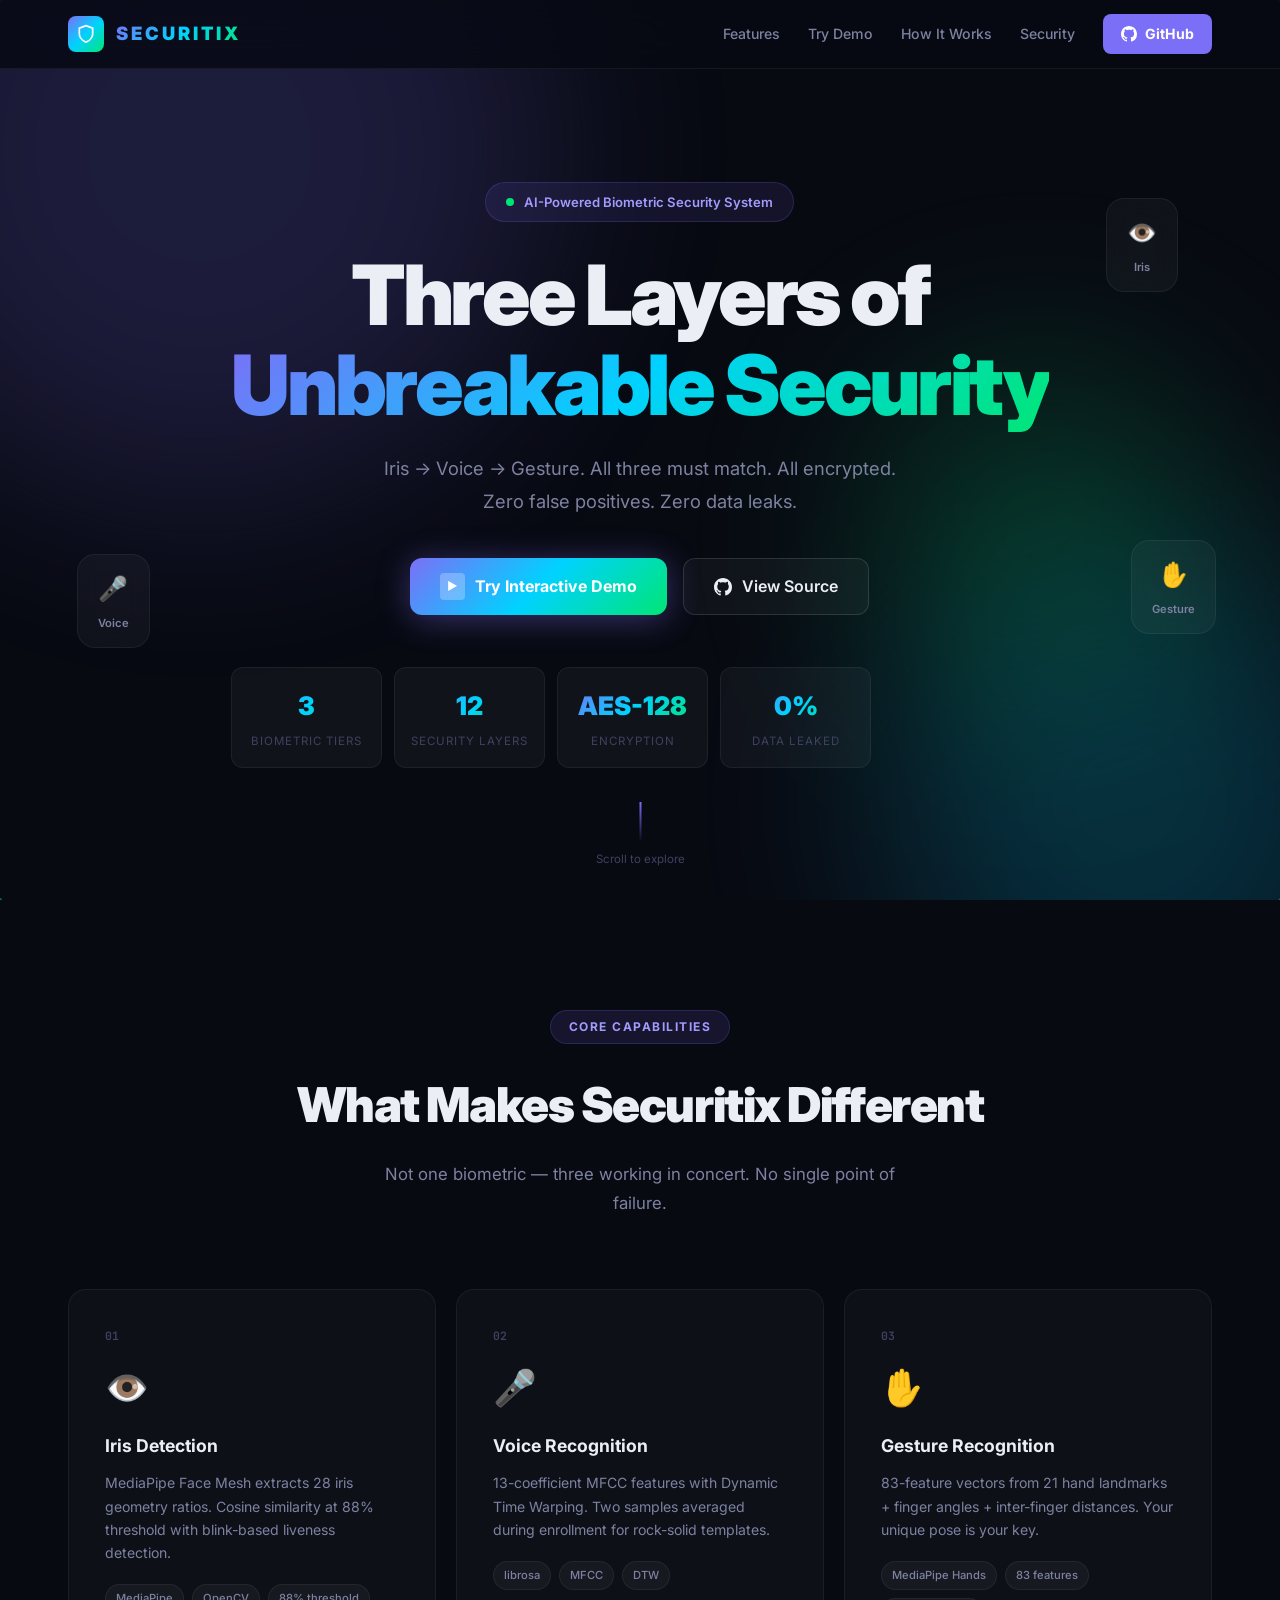
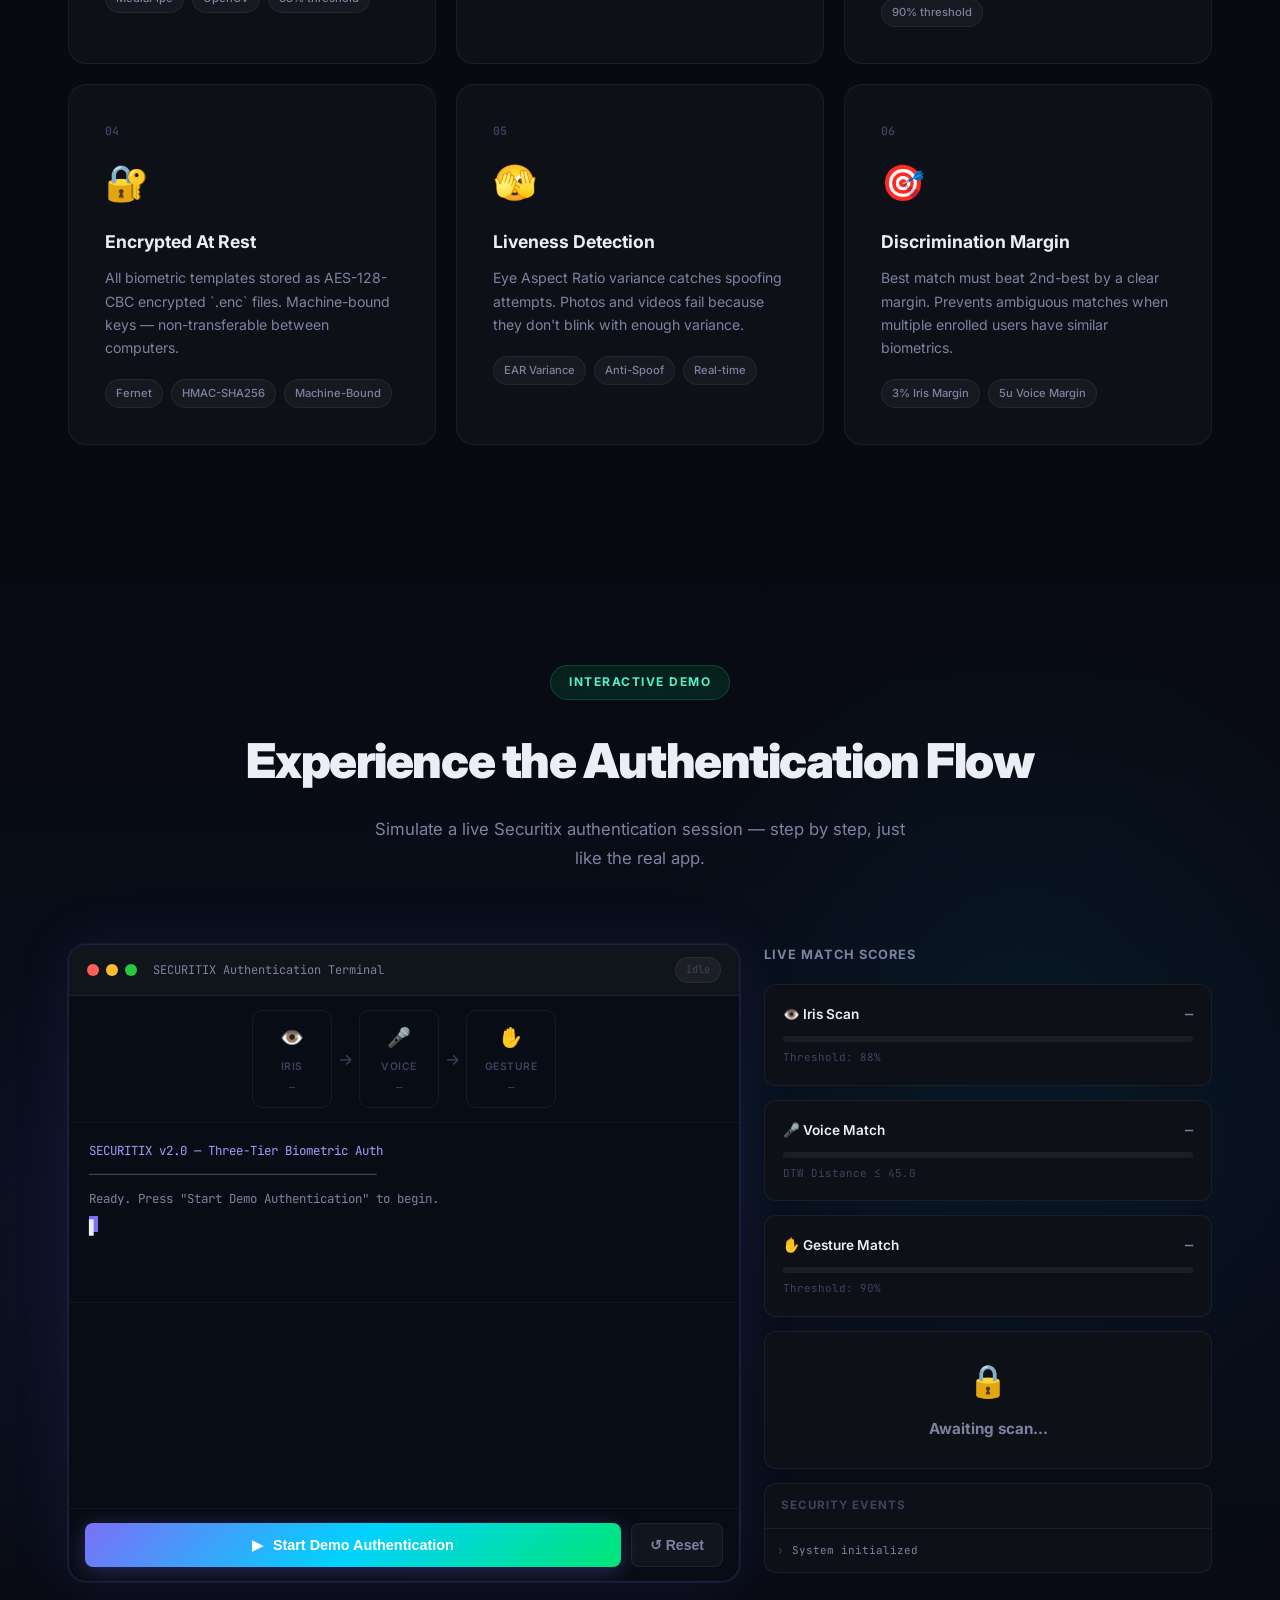
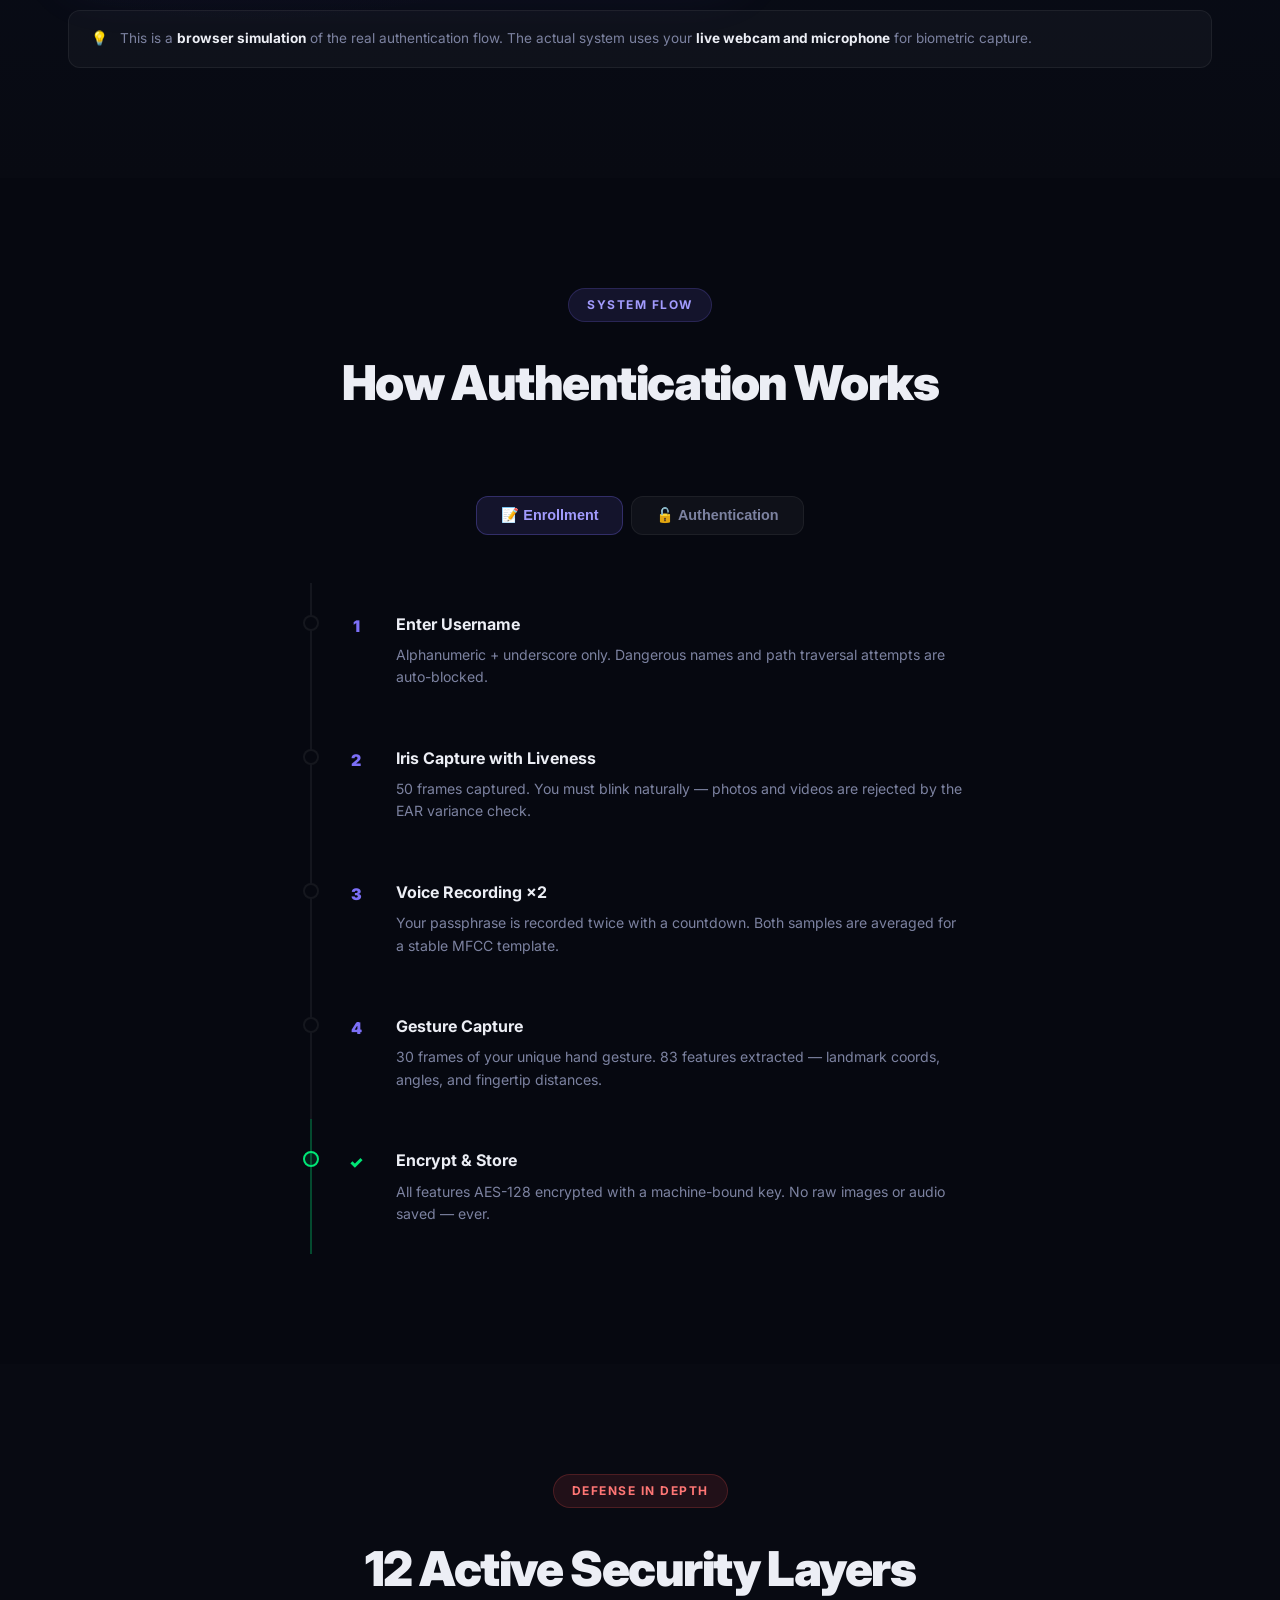
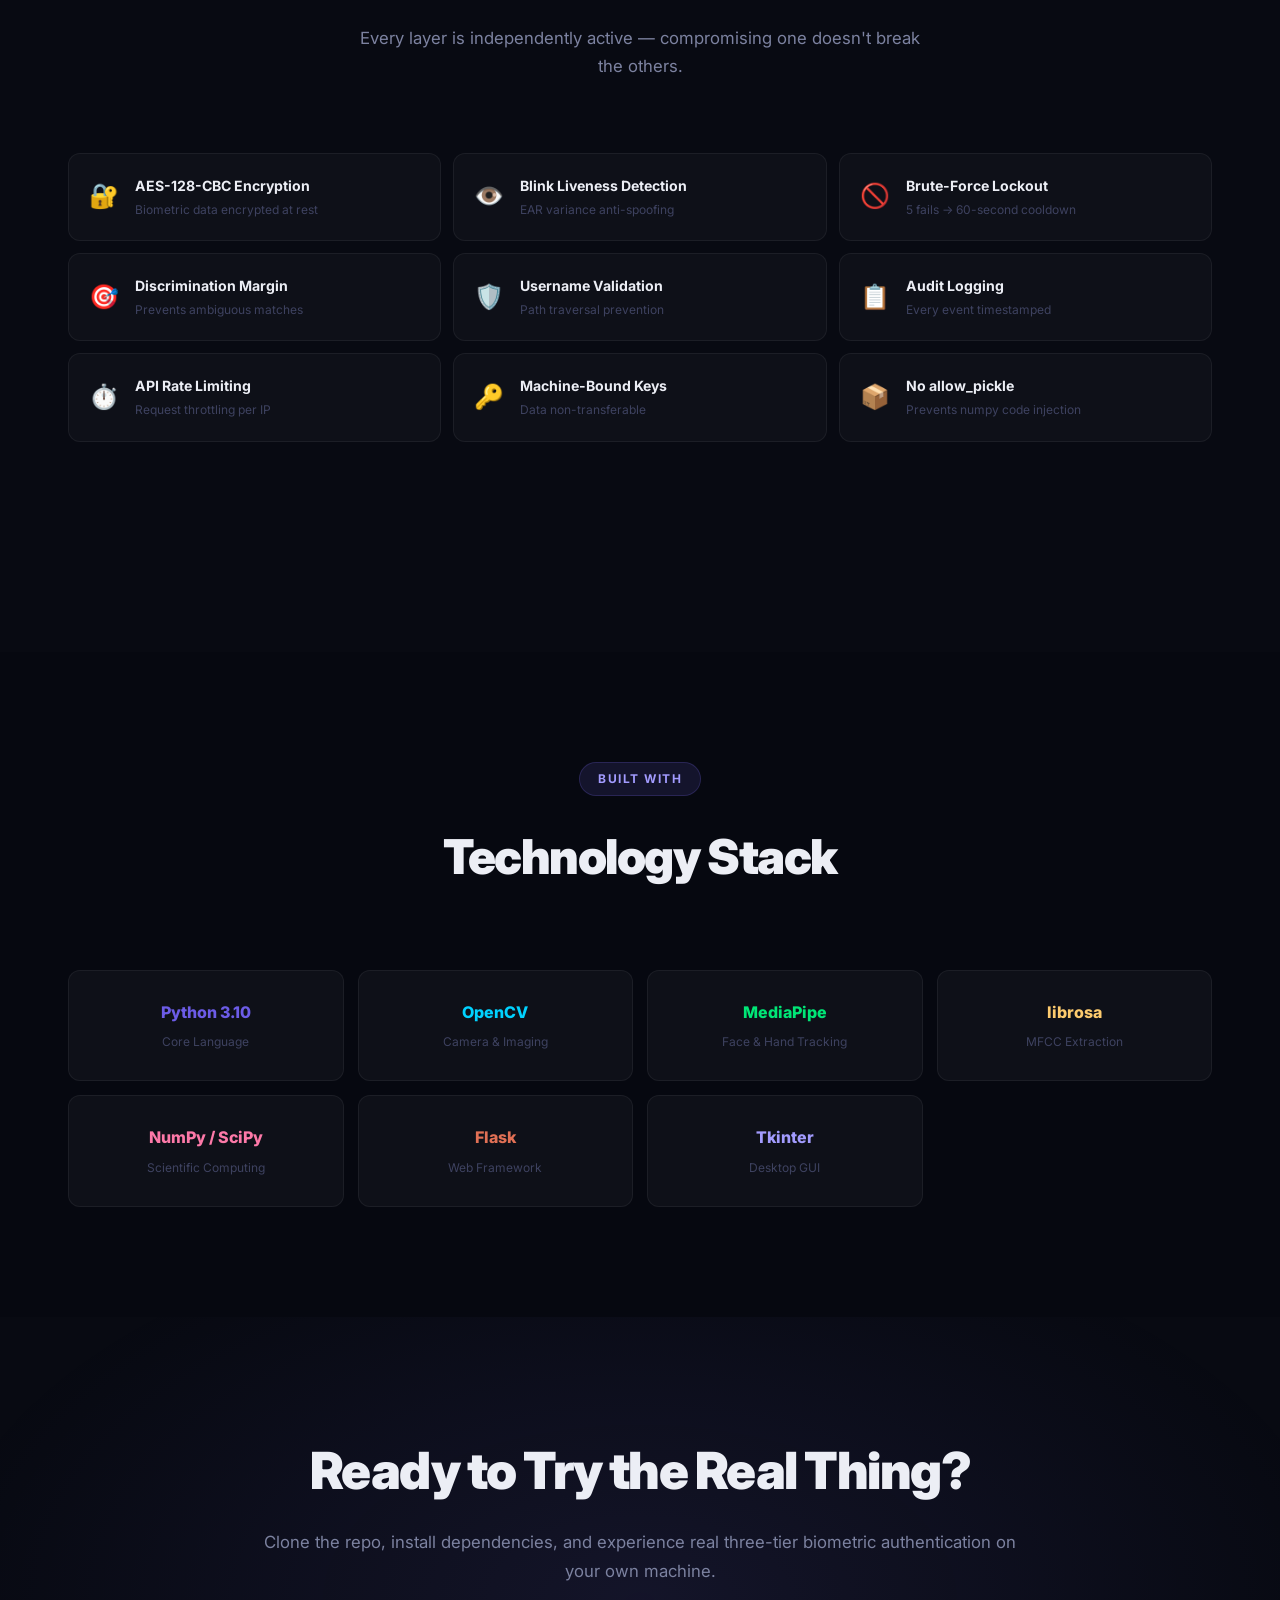
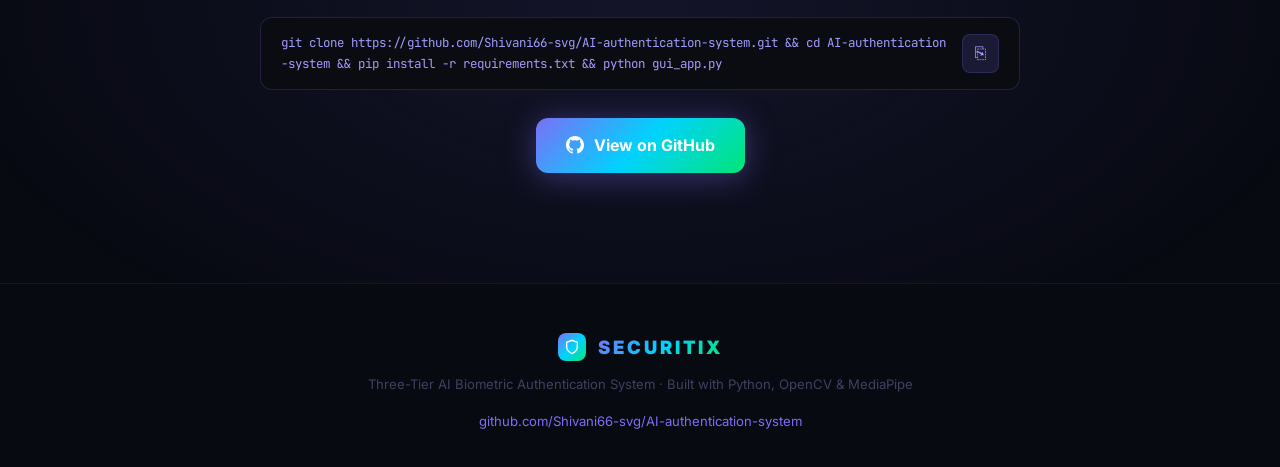
<file: showcase/index.html>
<!DOCTYPE html>
<html lang="en">
<head>
    <meta charset="UTF-8">
    <meta name="viewport" content="width=device-width, initial-scale=1.0">
    <title>SECURITIX — Three-Tier AI Biometric Authentication System</title>
    <meta name="description" content="A multi-layered biometric security system using Iris Detection, Voice Recognition, and Hand Gesture Recognition for secure user authentication.">
    <link rel="preconnect" href="https://fonts.googleapis.com">
    <link rel="preconnect" href="https://fonts.gstatic.com" crossorigin>
    <link href="https://fonts.googleapis.com/css2?family=Inter:ital,opsz,wght@0,14..32,100..900;1,14..32,100..900&family=JetBrains+Mono:wght@400;500;700&display=swap" rel="stylesheet">
    <link rel="stylesheet" href="style.css">
</head>
<body>

<!-- Particles canvas -->
<canvas id="particles-canvas"></canvas>

<!-- Navigation -->
<nav class="navbar" id="navbar">
    <div class="nav-container">
        <a href="#" class="nav-logo">
            <div class="logo-shield">
                <svg viewBox="0 0 24 24" fill="none" stroke="currentColor" stroke-width="2"><path d="M12 22s8-4 8-10V5l-8-3-8 3v7c0 6 8 10 8 10z"/></svg>
            </div>
            <span class="logo-text">SECURITIX</span>
        </a>
        <div class="nav-links">
            <a href="#features">Features</a>
            <a href="#trial">Try Demo</a>
            <a href="#how-it-works">How It Works</a>
            <a href="#security">Security</a>
            <a href="https://github.com/Shivani66-svg/AI-authentication-system" target="_blank" class="nav-cta">
                <svg width="16" height="16" viewBox="0 0 24 24" fill="currentColor"><path d="M12 0C5.37 0 0 5.37 0 12c0 5.31 3.435 9.795 8.205 11.385.6.105.825-.255.825-.57 0-.285-.015-1.23-.015-2.235-3.015.555-3.795-.735-4.035-1.41-.135-.345-.72-1.41-1.23-1.695-.42-.225-1.02-.78-.015-.795.945-.015 1.62.87 1.845 1.23 1.08 1.815 2.805 1.305 3.495.99.105-.78.42-1.305.765-1.605-2.67-.3-5.46-1.335-5.46-5.925 0-1.305.465-2.385 1.23-3.225-.12-.3-.54-1.53.12-3.18 0 0 1.005-.315 3.3 1.23.96-.27 1.98-.405 3-.405s2.04.135 3 .405c2.295-1.56 3.3-1.23 3.3-1.23.66 1.65.24 2.88.12 3.18.765.84 1.23 1.905 1.23 3.225 0 4.605-2.805 5.625-5.475 5.925.435.375.81 1.095.81 2.22 0 1.605-.015 2.895-.015 3.3 0 .315.225.69.825.57A12.02 12.02 0 0024 12c0-6.63-5.37-12-12-12z"/></svg>
                GitHub
            </a>
        </div>
        <button class="nav-mobile-btn" id="mobile-toggle" aria-label="Open menu">☰</button>
    </div>
</nav>

<!-- Mobile slide-out menu -->
<div class="mobile-menu" id="mobile-menu">
    <a href="#features" onclick="closeMobileMenu()">Features</a>
    <a href="#trial" onclick="closeMobileMenu()">Try Demo</a>
    <a href="#how-it-works" onclick="closeMobileMenu()">How It Works</a>
    <a href="#security" onclick="closeMobileMenu()">Security</a>
    <a href="#tech-stack" onclick="closeMobileMenu()">Tech Stack</a>
    <a href="https://github.com/Shivani66-svg/AI-authentication-system" target="_blank" class="nav-cta">View on GitHub ↗</a>
</div>

<!-- ═══════════════════════ HERO ═══════════════════════ -->
<section class="hero" id="hero">
    <div class="hero-bg-orbs">
        <div class="orb orb-1"></div>
        <div class="orb orb-2"></div>
        <div class="orb orb-3"></div>
    </div>
    <div class="hero-content">
        <div class="hero-eyebrow">
            <span class="pulse-dot"></span>
            <span>AI-Powered Biometric Security System</span>
        </div>
        <h1 class="hero-title">
            Three Layers of<br>
            <span class="hero-gradient">Unbreakable Security</span>
        </h1>
        <p class="hero-desc">
            Iris → Voice → Gesture. All three must match. All encrypted.
            <br>Zero false positives. Zero data leaks.
        </p>
        <div class="hero-cta-group">
            <a href="#trial" class="btn-hero-primary">
                <span class="btn-icon">▶</span> Try Interactive Demo
            </a>
            <a href="https://github.com/Shivani66-svg/AI-authentication-system" target="_blank" class="btn-hero-ghost">
                <svg width="18" height="18" viewBox="0 0 24 24" fill="currentColor"><path d="M12 0C5.37 0 0 5.37 0 12c0 5.31 3.435 9.795 8.205 11.385.6.105.825-.255.825-.57 0-.285-.015-1.23-.015-2.235-3.015.555-3.795-.735-4.035-1.41-.135-.345-.72-1.41-1.23-1.695-.42-.225-1.02-.78-.015-.795.945-.015 1.62.87 1.845 1.23 1.08 1.815 2.805 1.305 3.495.99.105-.78.42-1.305.765-1.605-2.67-.3-5.46-1.335-5.46-5.925 0-1.305.465-2.385 1.23-3.225-.12-.3-.54-1.53.12-3.18 0 0 1.005-.315 3.3 1.23.96-.27 1.98-.405 3-.405s2.04.135 3 .405c2.295-1.56 3.3-1.23 3.3-1.23.66 1.65.24 2.88.12 3.18.765.84 1.23 1.905 1.23 3.225 0 4.605-2.805 5.625-5.475 5.925.435.375.81 1.095.81 2.22 0 1.605-.015 2.895-.015 3.3 0 .315.225.69.825.57A12.02 12.02 0 0024 12c0-6.63-5.37-12-12-12z"/></svg>
                View Source
            </a>
        </div>

        <!-- Floating stat cards -->
        <div class="hero-stats">
            <div class="stat-card reveal-stat" style="--d:0s">
                <div class="stat-val">3</div>
                <div class="stat-lbl">Biometric Tiers</div>
            </div>
            <div class="stat-card reveal-stat" style="--d:.1s">
                <div class="stat-val">12</div>
                <div class="stat-lbl">Security Layers</div>
            </div>
            <div class="stat-card reveal-stat" style="--d:.2s">
                <div class="stat-val">AES-128</div>
                <div class="stat-lbl">Encryption</div>
            </div>
            <div class="stat-card reveal-stat" style="--d:.3s">
                <div class="stat-val">0%</div>
                <div class="stat-lbl">Data Leaked</div>
            </div>
        </div>
    </div>

    <!-- Floating biometric icons -->
    <div class="hero-floaters">
        <div class="floater floater-iris">
            <div class="floater-inner">👁️<span>Iris</span></div>
        </div>
        <div class="floater floater-voice">
            <div class="floater-inner">🎤<span>Voice</span></div>
        </div>
        <div class="floater floater-gesture">
            <div class="floater-inner">✋<span>Gesture</span></div>
        </div>
    </div>

    <div class="scroll-hint">
        <div class="scroll-line"></div>
        <span>Scroll to explore</span>
    </div>
</section>

<!-- ═══════════════════════ FEATURES ═══════════════════════ -->
<section class="section" id="features">
    <div class="container">
        <div class="section-header reveal">
            <div class="tag">Core Capabilities</div>
            <h2 class="section-title">What Makes Securitix Different</h2>
            <p class="section-sub">Not one biometric — three working in concert. No single point of failure.</p>
        </div>

        <div class="features-grid">
            <div class="feat-card reveal" style="--accent-c: #6c5ce7">
                <div class="feat-glow"></div>
                <div class="feat-num">01</div>
                <div class="feat-icon">👁️</div>
                <h3>Iris Detection</h3>
                <p>MediaPipe Face Mesh extracts 28 iris geometry ratios. Cosine similarity at 88% threshold with blink-based liveness detection.</p>
                <div class="feat-tags">
                    <span>MediaPipe</span><span>OpenCV</span><span>88% threshold</span>
                </div>
            </div>
            <div class="feat-card reveal" style="--accent-c: #00d2ff">
                <div class="feat-glow"></div>
                <div class="feat-num">02</div>
                <div class="feat-icon">🎤</div>
                <h3>Voice Recognition</h3>
                <p>13-coefficient MFCC features with Dynamic Time Warping. Two samples averaged during enrollment for rock-solid templates.</p>
                <div class="feat-tags">
                    <span>librosa</span><span>MFCC</span><span>DTW</span>
                </div>
            </div>
            <div class="feat-card reveal" style="--accent-c: #00e676">
                <div class="feat-glow"></div>
                <div class="feat-num">03</div>
                <div class="feat-icon">✋</div>
                <h3>Gesture Recognition</h3>
                <p>83-feature vectors from 21 hand landmarks + finger angles + inter-finger distances. Your unique pose is your key.</p>
                <div class="feat-tags">
                    <span>MediaPipe Hands</span><span>83 features</span><span>90% threshold</span>
                </div>
            </div>
            <div class="feat-card reveal" style="--accent-c: #fd79a8">
                <div class="feat-glow"></div>
                <div class="feat-num">04</div>
                <div class="feat-icon">🔐</div>
                <h3>Encrypted At Rest</h3>
                <p>All biometric templates stored as AES-128-CBC encrypted `.enc` files. Machine-bound keys — non-transferable between computers.</p>
                <div class="feat-tags">
                    <span>Fernet</span><span>HMAC-SHA256</span><span>Machine-Bound</span>
                </div>
            </div>
            <div class="feat-card reveal" style="--accent-c: #fdcb6e">
                <div class="feat-glow"></div>
                <div class="feat-num">05</div>
                <div class="feat-icon">🫣</div>
                <h3>Liveness Detection</h3>
                <p>Eye Aspect Ratio variance catches spoofing attempts. Photos and videos fail because they don't blink with enough variance.</p>
                <div class="feat-tags">
                    <span>EAR Variance</span><span>Anti-Spoof</span><span>Real-time</span>
                </div>
            </div>
            <div class="feat-card reveal" style="--accent-c: #e17055">
                <div class="feat-glow"></div>
                <div class="feat-num">06</div>
                <div class="feat-icon">🎯</div>
                <h3>Discrimination Margin</h3>
                <p>Best match must beat 2nd-best by a clear margin. Prevents ambiguous matches when multiple enrolled users have similar biometrics.</p>
                <div class="feat-tags">
                    <span>3% Iris Margin</span><span>5u Voice Margin</span>
                </div>
            </div>
        </div>
    </div>
</section>

<!-- ═══════════════════════ TRIAL / DEMO ═══════════════════════ -->
<section class="section section-trial" id="trial">
    <div class="trial-bg"></div>
    <div class="container">
        <div class="section-header reveal">
            <div class="tag tag-green">Interactive Demo</div>
            <h2 class="section-title">Experience the Authentication Flow</h2>
            <p class="section-sub">Simulate a live Securitix authentication session — step by step, just like the real app.</p>
        </div>

        <div class="trial-wrapper reveal">
            <!-- Left: Auth terminal -->
            <div class="trial-panel">
                <!-- Status bar -->
                <div class="trial-statusbar">
                    <div class="sbar-dots">
                        <span class="sbar-dot red"></span>
                        <span class="sbar-dot yellow"></span>
                        <span class="sbar-dot green"></span>
                    </div>
                    <span class="sbar-title">SECURITIX Authentication Terminal</span>
                    <span class="sbar-status" id="status-badge">Idle</span>
                </div>

                <!-- Tier progress -->
                <div class="tier-bar">
                    <div class="tier-item" id="tier-iris">
                        <div class="tier-icon">👁️</div>
                        <div class="tier-label">Iris</div>
                        <div class="tier-state" id="iris-state">—</div>
                    </div>
                    <div class="tier-arrow">→</div>
                    <div class="tier-item" id="tier-voice">
                        <div class="tier-icon">🎤</div>
                        <div class="tier-label">Voice</div>
                        <div class="tier-state" id="voice-state">—</div>
                    </div>
                    <div class="tier-arrow">→</div>
                    <div class="tier-item" id="tier-gesture">
                        <div class="tier-icon">✋</div>
                        <div class="tier-label">Gesture</div>
                        <div class="tier-state" id="gesture-state">—</div>
                    </div>
                </div>

                <!-- Terminal output -->
                <div class="terminal-output" id="terminal">
                    <div class="term-line term-info">SECURITIX v2.0 — Three-Tier Biometric Auth</div>
                    <div class="term-line term-dim">─────────────────────────────────────────</div>
                    <div class="term-line term-muted">Ready. Press "Start Demo Authentication" to begin.</div>
                    <div class="term-cursor" id="cursor">▋</div>
                </div>

                <!-- Scan visualizer -->
                <div class="scan-viz" id="scan-viz">
                    <canvas id="scan-canvas" width="460" height="140"></canvas>
                </div>

                <!-- Controls -->
                <div class="trial-controls">
                    <button class="trial-btn-primary" id="start-btn" onclick="startDemo()">
                        <span id="btn-icon">▶</span>
                        <span id="btn-text">Start Demo Authentication</span>
                    </button>
                    <button class="trial-btn-ghost" onclick="resetDemo()">↺ Reset</button>
                </div>
            </div>

            <!-- Right: Live score display -->
            <div class="trial-scores">
                <div class="score-header">Live Match Scores</div>

                <div class="score-tier" id="score-iris-block">
                    <div class="score-tier-header">
                        <span>👁️ Iris Scan</span>
                        <span class="score-value" id="score-iris">—</span>
                    </div>
                    <div class="score-bar-bg">
                        <div class="score-bar-fill" id="bar-iris" style="width:0%"></div>
                    </div>
                    <div class="score-threshold">Threshold: 88%</div>
                </div>

                <div class="score-tier" id="score-voice-block">
                    <div class="score-tier-header">
                        <span>🎤 Voice Match</span>
                        <span class="score-value" id="score-voice">—</span>
                    </div>
                    <div class="score-bar-bg">
                        <div class="score-bar-fill" id="bar-voice" style="width:0%"></div>
                    </div>
                    <div class="score-threshold">DTW Distance ≤ 45.0</div>
                </div>

                <div class="score-tier" id="score-gesture-block">
                    <div class="score-tier-header">
                        <span>✋ Gesture Match</span>
                        <span class="score-value" id="score-gesture">—</span>
                    </div>
                    <div class="score-bar-bg">
                        <div class="score-bar-fill" id="bar-gesture" style="width:0%"></div>
                    </div>
                    <div class="score-threshold">Threshold: 90%</div>
                </div>

                <!-- Final verdict -->
                <div class="verdict-box" id="verdict-box">
                    <div class="verdict-icon" id="verdict-icon">🔒</div>
                    <div class="verdict-text" id="verdict-text">Awaiting scan...</div>
                    <div class="verdict-user" id="verdict-user"></div>
                </div>

                <!-- Security events log -->
                <div class="events-log">
                    <div class="events-header">Security Events</div>
                    <div class="events-list" id="events-list">
                        <div class="event-item event-info">System initialized</div>
                    </div>
                </div>
            </div>
        </div>

        <div class="trial-note reveal">
            <span>💡</span>
            <span>This is a <strong>browser simulation</strong> of the real authentication flow. The actual system uses your <strong>live webcam and microphone</strong> for biometric capture.</span>
        </div>
    </div>
</section>

<!-- ═══════════════════════ HOW IT WORKS ═══════════════════════ -->
<section class="section section-dark" id="how-it-works">
    <div class="container">
        <div class="section-header reveal">
            <div class="tag">System Flow</div>
            <h2 class="section-title">How Authentication Works</h2>
        </div>

        <div class="hiw-tabs reveal">
            <button class="hiw-tab active" onclick="switchTab('enroll', this)">📝 Enrollment</button>
            <button class="hiw-tab" onclick="switchTab('auth', this)">🔓 Authentication</button>
        </div>

        <div class="hiw-content" id="tab-enroll">
            <div class="hiw-steps">
                <div class="hiw-step reveal">
                    <div class="hiw-num">1</div>
                    <div class="hiw-info">
                        <h4>Enter Username</h4>
                        <p>Alphanumeric + underscore only. Dangerous names and path traversal attempts are auto-blocked.</p>
                    </div>
                </div>
                <div class="hiw-step reveal">
                    <div class="hiw-num">2</div>
                    <div class="hiw-info">
                        <h4>Iris Capture with Liveness</h4>
                        <p>50 frames captured. You must blink naturally — photos and videos are rejected by the EAR variance check.</p>
                    </div>
                </div>
                <div class="hiw-step reveal">
                    <div class="hiw-num">3</div>
                    <div class="hiw-info">
                        <h4>Voice Recording ×2</h4>
                        <p>Your passphrase is recorded twice with a countdown. Both samples are averaged for a stable MFCC template.</p>
                    </div>
                </div>
                <div class="hiw-step reveal">
                    <div class="hiw-num">4</div>
                    <div class="hiw-info">
                        <h4>Gesture Capture</h4>
                        <p>30 frames of your unique hand gesture. 83 features extracted — landmark coords, angles, and fingertip distances.</p>
                    </div>
                </div>
                <div class="hiw-step hiw-step-success reveal">
                    <div class="hiw-num">✓</div>
                    <div class="hiw-info">
                        <h4>Encrypt & Store</h4>
                        <p>All features AES-128 encrypted with a machine-bound key. No raw images or audio saved — ever.</p>
                    </div>
                </div>
            </div>
        </div>

        <div class="hiw-content hidden" id="tab-auth">
            <div class="hiw-steps">
                <div class="hiw-step reveal">
                    <div class="hiw-num">1</div>
                    <div class="hiw-info">
                        <h4>No Username Needed</h4>
                        <p>The system automatically identifies you by scanning against ALL enrolled users in the database.</p>
                    </div>
                </div>
                <div class="hiw-step reveal">
                    <div class="hiw-num">2</div>
                    <div class="hiw-info">
                        <h4>Iris + Liveness Check</h4>
                        <p>Blink detection first, then iris geometry compared against all stored templates with threshold + margin checks.</p>
                    </div>
                </div>
                <div class="hiw-step reveal">
                    <div class="hiw-num">3</div>
                    <div class="hiw-info">
                        <h4>Voice DTW Matching</h4>
                        <p>Live passphrase compared using Dynamic Time Warping. Must be within DTW distance ≤ 45.0 from your template.</p>
                    </div>
                </div>
                <div class="hiw-step reveal">
                    <div class="hiw-num">4</div>
                    <div class="hiw-info">
                        <h4>Gesture Verification</h4>
                        <p>Your hand gesture compared with cosine similarity. Must reach 90% match with discrimination margin enforced.</p>
                    </div>
                </div>
                <div class="hiw-step hiw-step-success reveal">
                    <div class="hiw-num">✓</div>
                    <div class="hiw-info">
                        <h4>Identity Fusion</h4>
                        <p>All 3 tiers must pass AND all must identify the SAME user. Any mismatch = access denied + audit log entry.</p>
                    </div>
                </div>
            </div>
        </div>
    </div>
</section>

<!-- ═══════════════════════ SECURITY WALL ═══════════════════════ -->
<section class="section" id="security">
    <div class="container">
        <div class="section-header reveal">
            <div class="tag tag-red">Defense in Depth</div>
            <h2 class="section-title">12 Active Security Layers</h2>
            <p class="section-sub">Every layer is independently active — compromising one doesn't break the others.</p>
        </div>

        <div class="security-wall">
            <div class="sw-item reveal"><div class="sw-icon">🔐</div><div class="sw-info"><strong>AES-128-CBC Encryption</strong><span>Biometric data encrypted at rest</span></div></div>
            <div class="sw-item reveal"><div class="sw-icon">👁️</div><div class="sw-info"><strong>Blink Liveness Detection</strong><span>EAR variance anti-spoofing</span></div></div>
            <div class="sw-item reveal"><div class="sw-icon">🚫</div><div class="sw-info"><strong>Brute-Force Lockout</strong><span>5 fails → 60-second cooldown</span></div></div>
            <div class="sw-item reveal"><div class="sw-icon">🎯</div><div class="sw-info"><strong>Discrimination Margin</strong><span>Prevents ambiguous matches</span></div></div>
            <div class="sw-item reveal"><div class="sw-icon">🛡️</div><div class="sw-info"><strong>Username Validation</strong><span>Path traversal prevention</span></div></div>
            <div class="sw-item reveal"><div class="sw-icon">📋</div><div class="sw-info"><strong>Audit Logging</strong><span>Every event timestamped</span></div></div>
            <div class="sw-item reveal"><div class="sw-icon">⏱️</div><div class="sw-info"><strong>API Rate Limiting</strong><span>Request throttling per IP</span></div></div>
            <div class="sw-item reveal"><div class="sw-icon">🔑</div><div class="sw-info"><strong>Machine-Bound Keys</strong><span>Data non-transferable</span></div></div>
            <div class="sw-item reveal"><div class="sw-icon">📦</div><div class="sw-info"><strong>No allow_pickle</strong><span>Prevents numpy code injection</span></div></div>
            <div class="sw-item reveal"><div class="sw-icon">🌐</div><div class="sw-info"><strong>Flask Security Headers</strong><span>CSP, X-Frame-Options</span></div></div>
            <div class="sw-item reveal"><div class="sw-icon">🤫</div><div class="sw-info"><strong>Generic Error Messages</strong><span>Zero information leakage</span></div></div>
            <div class="sw-item reveal"><div class="sw-icon">💾</div><div class="sw-info"><strong>No Raw Data Stored</strong><span>Only math features saved</span></div></div>
        </div>
    </div>
</section>

<!-- ═══════════════════════ TECH STACK ═══════════════════════ -->
<section class="section section-dark" id="tech-stack">
    <div class="container">
        <div class="section-header reveal">
            <div class="tag">Built With</div>
            <h2 class="section-title">Technology Stack</h2>
        </div>

        <div class="tech-grid">
            <div class="tech-card reveal" style="--tc:#6c5ce7"><div class="tc-name">Python 3.10</div><div class="tc-role">Core Language</div></div>
            <div class="tech-card reveal" style="--tc:#00d2ff"><div class="tc-name">OpenCV</div><div class="tc-role">Camera & Imaging</div></div>
            <div class="tech-card reveal" style="--tc:#00e676"><div class="tc-name">MediaPipe</div><div class="tc-role">Face & Hand Tracking</div></div>
            <div class="tech-card reveal" style="--tc:#fdcb6e"><div class="tc-name">librosa</div><div class="tc-role">MFCC Extraction</div></div>
            <div class="tech-card reveal" style="--tc:#fd79a8"><div class="tc-name">NumPy / SciPy</div><div class="tc-role">Scientific Computing</div></div>
            <div class="tech-card reveal" style="--tc:#e17055"><div class="tc-name">Flask</div><div class="tc-role">Web Framework</div></div>
            <div class="tech-card reveal" style="--tc:#a29bfe"><div class="tc-name">Tkinter</div><div class="tc-role">Desktop GUI</div></div>
            <div class="tech-card reveal" style="--tc:#55efc4"><div class="tc-name">Fernet / AES</div><div class="tc-role">Encryption</div></div>
        </div>
    </div>
</section>

<!-- ═══════════════════════ CTA ═══════════════════════ -->
<section class="section section-cta">
    <div class="cta-bg"></div>
    <div class="container">
        <div class="cta-content reveal">
            <h2>Ready to Try the Real Thing?</h2>
            <p>Clone the repo, install dependencies, and experience real three-tier biometric authentication on your own machine.</p>
            <div class="cta-code-block">
                <code id="cta-code">git clone https://github.com/Shivani66-svg/AI-authentication-system.git && cd AI-authentication-system && pip install -r requirements.txt && python gui_app.py</code>
                <button class="copy-btn" onclick="copyCode()" title="Copy to clipboard">
                    <span id="copy-icon">⎘</span>
                </button>
            </div>
            <a href="https://github.com/Shivani66-svg/AI-authentication-system" target="_blank" class="btn-hero-primary">
                <svg width="18" height="18" viewBox="0 0 24 24" fill="currentColor"><path d="M12 0C5.37 0 0 5.37 0 12c0 5.31 3.435 9.795 8.205 11.385.6.105.825-.255.825-.57 0-.285-.015-1.23-.015-2.235-3.015.555-3.795-.735-4.035-1.41-.135-.345-.72-1.41-1.23-1.695-.42-.225-1.02-.78-.015-.795.945-.015 1.62.87 1.845 1.23 1.08 1.815 2.805 1.305 3.495.99.105-.78.42-1.305.765-1.605-2.67-.3-5.46-1.335-5.46-5.925 0-1.305.465-2.385 1.23-3.225-.12-.3-.54-1.53.12-3.18 0 0 1.005-.315 3.3 1.23.96-.27 1.98-.405 3-.405s2.04.135 3 .405c2.295-1.56 3.3-1.23 3.3-1.23.66 1.65.24 2.88.12 3.18.765.84 1.23 1.905 1.23 3.225 0 4.605-2.805 5.625-5.475 5.925.435.375.81 1.095.81 2.22 0 1.605-.015 2.895-.015 3.3 0 .315.225.69.825.57A12.02 12.02 0 0024 12c0-6.63-5.37-12-12-12z"/></svg>
                View on GitHub
            </a>
        </div>
    </div>
</section>

<!-- Footer -->
<footer class="footer">
    <div class="container">
        <div class="footer-inner">
            <div class="footer-brand">
                <div class="logo-shield small">
                    <svg viewBox="0 0 24 24" fill="none" stroke="currentColor" stroke-width="2"><path d="M12 22s8-4 8-10V5l-8-3-8 3v7c0 6 8 10 8 10z"/></svg>
                </div>
                <span class="logo-text">SECURITIX</span>
            </div>
            <p class="footer-sub">Three-Tier AI Biometric Authentication System · Built with Python, OpenCV & MediaPipe</p>
            <a href="https://github.com/Shivani66-svg/AI-authentication-system" class="footer-link" target="_blank">github.com/Shivani66-svg/AI-authentication-system</a>
        </div>
    </div>
</footer>

<script src="script.js"></script>
</body>
</html>
</file>
<file: showcase/style.css>
/* ========================================================
   SECURITIX — Showcase CSS (v2 — Fantastic Edition)
   Mobile-first refinements included
   ======================================================== */

:root {
    --bg:       #080a12;
    --bg-card:  #0e1018;
    --bg-dark:  #060810;
    --border:   rgba(255,255,255,0.06);
    --border-h: rgba(255,255,255,0.12);

    --text:     #eceef5;
    --muted:    #7c82a0;
    --dim:      #3e4260;

    --purple:   #7c6ff7;
    --cyan:     #00d2ff;
    --green:    #00e676;
    --pink:     #fd79a8;
    --orange:   #ff9100;
    --yellow:   #fdcb6e;

    --grad: linear-gradient(135deg, #7c6ff7, #00d2ff, #00e676);
    --grad-r: linear-gradient(135deg, #00e676, #00d2ff, #7c6ff7);
    --r: 18px; --rs: 12px; --rxs: 8px;
    --font: 'Inter', sans-serif;
    --mono: 'JetBrains Mono', monospace;
}

*, *::before, *::after { margin:0; padding:0; box-sizing:border-box; }
html { scroll-behavior: smooth; }
body {
    font-family: var(--font);
    background: var(--bg);
    color: var(--text);
    line-height: 1.7;
    overflow-x: hidden;
}

/* ── Canvas particles ─────────────────────────────────── */
#particles-canvas {
    position: fixed;
    inset: 0;
    z-index: 0;
    pointer-events: none;
    opacity: 0.45;
}

/* ── Layout ───────────────────────────────────────────── */
.container {
    max-width: 1200px;
    margin: 0 auto;
    padding: 0 28px;
    position: relative;
    z-index: 1;
}
.section { padding: 110px 0; position: relative; z-index: 1; }
.section-dark { background: var(--bg-dark); }

.section-header { text-align:center; margin-bottom:72px; }
.tag {
    display: inline-flex;
    align-items: center;
    gap: 8px;
    padding: 6px 18px;
    background: rgba(124,111,247,.12);
    border: 1px solid rgba(124,111,247,.2);
    color: #a29bfe;
    border-radius: 100px;
    font-size: .75rem;
    font-weight: 700;
    text-transform: uppercase;
    letter-spacing: 1.5px;
    margin-bottom: 20px;
}
.tag-green { background: rgba(0,230,118,.1); border-color: rgba(0,230,118,.2); color: #55efc4; }
.tag-red   { background: rgba(255,82,82,.1);  border-color: rgba(255,82,82,.2);  color: #ff7675; }

.section-title {
    font-size: clamp(1.9rem,4vw,3rem);
    font-weight: 900;
    letter-spacing: -0.03em;
    margin-bottom: 14px;
}
.section-sub { color: var(--muted); font-size: 1.05rem; max-width: 560px; margin: 0 auto; }

/* ── Navbar ───────────────────────────────────────────── */
.navbar {
    position: fixed; top:0; left:0; right:0; z-index:200;
    padding: 14px 0;
    backdrop-filter: blur(24px) saturate(1.8);
    background: rgba(8,10,18,.85);
    border-bottom: 1px solid var(--border);
    transition: padding .3s;
}
.nav-container {
    max-width:1200px; margin:0 auto; padding:0 28px;
    display:flex; align-items:center; justify-content:space-between;
}
.nav-logo { display:flex; align-items:center; gap:12px; text-decoration:none; }

.logo-shield {
    width:36px; height:36px;
    background: var(--grad);
    border-radius: 8px;
    display:flex; align-items:center; justify-content:center;
    padding:8px;
}
.logo-shield svg { width:100%; height:100%; stroke:white; }
.logo-shield.small { width:28px; height:28px; padding:6px; }

.logo-text {
    font-size:1.15rem; font-weight:900; letter-spacing:3px;
    background: var(--grad);
    -webkit-background-clip:text; -webkit-text-fill-color:transparent; background-clip:text;
}
.nav-links { display:flex; align-items:center; gap:28px; }
.nav-links a {
    color:var(--muted); text-decoration:none; font-size:.88rem;
    font-weight:500; transition: color .2s;
}
.nav-links a:hover { color:var(--text); }
.nav-cta {
    display:flex; align-items:center; gap:8px;
    padding:8px 18px;
    background:var(--purple);
    color:white !important;
    border-radius:var(--rxs);
    font-weight:700 !important;
    transition: all .2s !important;
}
.nav-cta:hover { transform:translateY(-1px); filter:brightness(1.15); }
.nav-mobile-btn { display:none; background:none; border:none; color:var(--text); font-size:1.4rem; cursor:pointer; padding:6px 10px; border-radius:6px; }

/* Mobile slide-out menu */
.mobile-menu {
    display:none;
    position:fixed; top:56px; left:0; right:0;
    background: rgba(8,10,18,.98);
    backdrop-filter: blur(20px);
    border-bottom: 1px solid var(--border);
    padding: 16px 24px 24px;
    flex-direction: column;
    gap:4px;
    z-index:190;
}
.mobile-menu.open { display:flex; animation: slideDown .25s ease; }
@keyframes slideDown { from{opacity:0;transform:translateY(-10px);} to{opacity:1;transform:translateY(0);} }
.mobile-menu a {
    color:var(--text); text-decoration:none; font-size:1rem;
    padding:12px 16px; border-radius:var(--rxs);
    font-weight:500; display:block;
    transition:background .2s;
}
.mobile-menu a:hover { background:rgba(255,255,255,.05); }
.mobile-menu .nav-cta { background:var(--purple); color:white; margin-top:8px; text-align:center; }

/* ── Hero ─────────────────────────────────────────────── */
.hero {
    min-height: 100vh;
    display:flex; flex-direction:column;
    align-items:center; justify-content:center;
    text-align:center;
    padding: 130px 20px 80px;
    position:relative; overflow:hidden; z-index:1;
}
.hero-bg-orbs { position:absolute; inset:0; pointer-events:none; }
.orb {
    position:absolute; border-radius:50%;
    filter: blur(100px); opacity:.18;
}
.orb-1 { width:700px;height:700px;background:var(--purple);top:-200px;left:-150px; animation:drift 18s ease-in-out infinite;}
.orb-2 { width:500px;height:500px;background:var(--cyan);bottom:-150px;right:-100px; animation:drift 24s ease-in-out infinite reverse;}
.orb-3 { width:350px;height:350px;background:var(--green);top:40%;right:5%; animation:drift 15s ease-in-out 5s infinite;}

@keyframes drift {
    0%,100%{transform:translate(0,0) scale(1);}
    33%{transform:translate(40px,-60px) scale(1.1);}
    66%{transform:translate(-30px,40px) scale(.92);}
}

.hero-content { position:relative; z-index:2; max-width:860px; }

.hero-eyebrow {
    display:inline-flex; align-items:center; gap:10px;
    padding:8px 20px;
    background:rgba(124,111,247,.1);
    border:1px solid rgba(124,111,247,.2);
    border-radius:100px;
    font-size:.82rem; font-weight:600; color:#a29bfe;
    margin-bottom:28px;
    animation:fadeUp .8s ease both;
}
.pulse-dot {
    width:8px; height:8px; background:var(--green); border-radius:50%;
    animation:pulse 2s ease infinite;
}
@keyframes pulse { 0%,100%{opacity:1;transform:scale(1);} 50%{opacity:.5;transform:scale(1.5);} }

.hero-title {
    font-size: clamp(2.8rem,7vw,5.2rem);
    font-weight:900; line-height:1.08; letter-spacing:-0.04em;
    margin-bottom:22px;
    animation:fadeUp .8s .1s ease both;
}
.hero-gradient {
    background: var(--grad);
    -webkit-background-clip:text; -webkit-text-fill-color:transparent; background-clip:text;
}

.hero-desc {
    font-size:1.15rem; color:var(--muted); line-height:1.8;
    margin-bottom:40px;
    animation:fadeUp .8s .2s ease both;
}

.hero-cta-group {
    display:flex; gap:16px; justify-content:center; flex-wrap:wrap;
    animation:fadeUp .8s .3s ease both;
}
.btn-hero-primary {
    display:inline-flex; align-items:center; gap:10px;
    padding:14px 30px;
    background:var(--grad);
    color:white; font-weight:700; font-size:1rem;
    border-radius:var(--rs); text-decoration:none;
    box-shadow:0 4px 32px rgba(124,111,247,.4);
    transition:all .3s; position:relative; overflow:hidden;
}
.btn-hero-primary::after {
    content:''; position:absolute; inset:0;
    background:rgba(255,255,255,.15);
    opacity:0; transition:opacity .2s;
}
.btn-hero-primary:hover { transform:translateY(-3px); box-shadow:0 8px 40px rgba(124,111,247,.5); }
.btn-hero-primary:hover::after { opacity:1; }
.btn-icon { font-size:.7rem; background:rgba(255,255,255,.25); padding:4px 7px; border-radius:4px; }

.btn-hero-ghost {
    display:inline-flex; align-items:center; gap:10px;
    padding:14px 30px;
    background:rgba(255,255,255,.04);
    border:1px solid var(--border-h);
    color:var(--text); font-weight:600; font-size:1rem;
    border-radius:var(--rs); text-decoration:none;
    transition:all .3s;
}
.btn-hero-ghost:hover { background:rgba(255,255,255,.08); transform:translateY(-2px); }

.hero-stats {
    display:grid;
    grid-template-columns: repeat(4,1fr);
    gap:12px; margin-top:52px; width:100%; max-width:640px;
    animation:fadeUp .8s .4s ease both;
}
.stat-card {
    padding:16px 12px;
    background:rgba(255,255,255,.04);
    border:1px solid var(--border);
    border-radius:var(--rs);
    backdrop-filter:blur(12px);
    text-align:center;
    transition:all .3s;
}
.stat-card:hover { border-color:var(--border-h); transform:translateY(-4px); }
.stat-val { font-size:1.6rem; font-weight:900; background:var(--grad); -webkit-background-clip:text; -webkit-text-fill-color:transparent; background-clip:text; }
.stat-lbl { font-size:.72rem; color:var(--dim); text-transform:uppercase; letter-spacing:1px; margin-top:4px; }

/* Floating icons */
.hero-floaters { position:absolute; inset:0; pointer-events:none; z-index:1; }
.floater {
    position:absolute;
    background:rgba(255,255,255,.04);
    border:1px solid var(--border);
    border-radius:var(--r);
    backdrop-filter:blur(12px);
}
.floater-inner {
    padding:14px 20px;
    display:flex; flex-direction:column; align-items:center; gap:4px;
    font-size:1.5rem;
}
.floater-inner span { font-size:.7rem; color:var(--muted); font-weight:600; }
.floater-iris  { top:22%; right:8%; animation:float1 6s ease-in-out infinite; }
.floater-voice { bottom:28%; left:6%; animation:float2 8s ease-in-out infinite; }
.floater-gesture { top:60%; right:5%; animation:float3 7s ease-in-out infinite; }

@keyframes float1 { 0%,100%{transform:translateY(0) rotate(-2deg);} 50%{transform:translateY(-20px) rotate(2deg);} }
@keyframes float2 { 0%,100%{transform:translateY(0) rotate(3deg);} 50%{transform:translateY(-14px) rotate(-2deg);} }
@keyframes float3 { 0%,100%{transform:translateY(0) rotate(-1deg);} 50%{transform:translateY(-18px) rotate(3deg);} }

.scroll-hint {
    position:absolute; bottom:30px; left:50%; transform:translateX(-50%);
    display:flex; flex-direction:column; align-items:center; gap:8px;
    font-size:.72rem; color:var(--dim); z-index:2;
}
.scroll-line {
    width:2px; height:40px;
    background:linear-gradient(to bottom, var(--purple), transparent);
    animation:scrollPulse 2s ease infinite;
}
@keyframes scrollPulse { 0%,100%{opacity:1;} 50%{opacity:.2;} }

/* ── Features ─────────────────────────────────────────── */
.features-grid {
    display:grid; grid-template-columns:repeat(3,1fr); gap:20px;
}
.feat-card {
    position:relative; overflow:hidden;
    background:var(--bg-card);
    border:1px solid var(--border);
    border-radius:var(--r);
    padding:36px;
    transition:all .35s;
}
.feat-card::before {
    content:''; position:absolute; top:0; left:0; right:0; height:3px;
    background:linear-gradient(90deg, var(--accent-c, var(--purple)), transparent);
    opacity:0; transition:opacity .3s;
}
.feat-glow {
    position:absolute; top:-60px; left:-60px; width:200px; height:200px;
    background:var(--accent-c, var(--purple));
    border-radius:50%; filter:blur(80px); opacity:0;
    transition:opacity .4s;
}
.feat-card:hover { border-color:var(--border-h); transform:translateY(-6px); }
.feat-card:hover::before { opacity:1; }
.feat-card:hover .feat-glow { opacity:0.08; }

.feat-num { font-family:var(--mono); font-size:.72rem; color:var(--dim); margin-bottom:12px; font-weight:600; }
.feat-icon { font-size:2.2rem; margin-bottom:14px; }
.feat-card h3 { font-size:1.1rem; font-weight:700; margin-bottom:10px; }
.feat-card p { font-size:.88rem; color:var(--muted); line-height:1.65; }
.feat-tags { display:flex; gap:8px; flex-wrap:wrap; margin-top:20px; }
.feat-tags span {
    font-size:.7rem; padding:4px 10px;
    background:rgba(255,255,255,.04);
    border:1px solid var(--border);
    border-radius:100px; color:var(--muted); font-weight:500;
}

/* ── Trial Section ───────────────────────────────────── */
.section-trial {
    background: linear-gradient(180deg, var(--bg) 0%, rgba(8,14,28,1) 50%, var(--bg) 100%);
    position:relative; padding:110px 0;
}
.trial-bg {
    position:absolute; inset:0;
    background:
        radial-gradient(ellipse 60% 40% at 20% 60%, rgba(124,111,247,.06) 0%, transparent 70%),
        radial-gradient(ellipse 40% 50% at 80% 40%, rgba(0,210,255,.05) 0%, transparent 70%);
}

.trial-wrapper {
    display:grid; grid-template-columns:1.2fr .8fr; gap:24px;
    align-items:flex-start;
}

/* Terminal panel */
.trial-panel {
    background: #080c14;
    border:1px solid rgba(124,111,247,.2);
    border-radius:var(--r);
    overflow:hidden;
    box-shadow: 0 0 60px rgba(124,111,247,.1), 0 0 0 1px rgba(124,111,247,.08);
}

.trial-statusbar {
    display:flex; align-items:center; gap:10px;
    padding:12px 18px;
    background:rgba(255,255,255,.03);
    border-bottom:1px solid rgba(255,255,255,.06);
}
.sbar-dots { display:flex; gap:7px; }
.sbar-dot { width:12px;height:12px;border-radius:50%; }
.sbar-dot.red    { background:#ff5f57; }
.sbar-dot.yellow { background:#febc2e; }
.sbar-dot.green  { background:#28c840; }
.sbar-title { font-family:var(--mono); font-size:.75rem; color:var(--muted); margin-left:6px; flex:1; }
.sbar-status {
    font-size:.65rem; padding:3px 10px;
    background:rgba(255,255,255,.05); border:1px solid var(--border);
    border-radius:100px; color:var(--dim); font-family:var(--mono);
    transition:all .3s;
}
.sbar-status.active { background:rgba(0,230,118,.1); border-color:rgba(0,230,118,.3); color:var(--green); }
.sbar-status.success { background:rgba(0,230,118,.15); border-color:var(--green); color:var(--green); }
.sbar-status.fail { background:rgba(255,82,82,.1); border-color:rgba(255,82,82,.3); color:#ff7675; }

/* Tier progress bar */
.tier-bar {
    display:flex; align-items:center; justify-content:center;
    gap:4px; padding:14px 16px;
    border-bottom:1px solid rgba(255,255,255,.04);
    flex-wrap:wrap;
}
.tier-item {
    display:flex; flex-direction:column; align-items:center; gap:4px;
    padding:10px 18px;
    border-radius:10px;
    border:1px solid var(--border);
    transition:all .4s;
    min-width:80px;
}
.tier-item.active { border-color:var(--purple); background:rgba(124,111,247,.08); }
.tier-item.passed { border-color:var(--green); background:rgba(0,230,118,.07); }
.tier-item.failed { border-color:#ff5252; background:rgba(255,82,82,.07); }
.tier-icon { font-size:1.2rem; }
.tier-label { font-size:.65rem; color:var(--dim); font-weight:600; text-transform:uppercase; letter-spacing:.5px; }
.tier-state { font-size:.65rem; color:var(--dim); font-family:var(--mono); }
.tier-item.passed .tier-state { color:var(--green); }
.tier-item.failed .tier-state { color:#ff5252; }
.tier-item.active .tier-state { color:var(--purple); }
.tier-arrow { color:var(--dim); font-size:1rem; margin:0 2px; }

/* Terminal output */
.terminal-output {
    font-family:var(--mono); font-size:.78rem;
    padding:16px 20px; min-height:180px; max-height:220px;
    overflow-y:auto; line-height:1.9;
    border-bottom:1px solid rgba(255,255,255,.04);
}
.terminal-output::-webkit-scrollbar { width:4px; }
.terminal-output::-webkit-scrollbar-thumb { background:var(--dim); border-radius:4px; }
.term-line { display:block; }
.term-info  { color:#a29bfe; }
.term-dim   { color:var(--dim); }
.term-muted { color:var(--muted); }
.term-pass  { color:var(--green); }
.term-fail  { color:#ff7675; }
.term-warn  { color:var(--yellow); }
.term-cursor { display:inline-block; width:9px; height:16px; background:var(--purple); vertical-align:middle; animation:blink 1s step-end infinite; margin-top:2px; }
@keyframes blink { 0%,100%{opacity:1;} 50%{opacity:0;} }

/* Scan canvas */
.scan-viz { padding:12px 24px 4px; border-bottom:1px solid rgba(255,255,255,.04); }
#scan-canvas { width:100%; height:auto; display:block; }

/* Trial controls */
.trial-controls {
    display:flex; gap:10px; padding:14px 16px;
    flex-wrap:wrap;
}
.trial-btn-primary {
    flex:1; min-width:180px;
    display:flex; align-items:center; justify-content:center; gap:10px;
    padding:13px 20px;
    background:var(--grad);
    color:white; font-weight:700; font-size:.9rem;
    border:none; border-radius:var(--rxs);
    cursor:pointer; transition:all .3s;
    box-shadow:0 4px 20px rgba(124,111,247,.3);
}
.trial-btn-primary:hover { transform:translateY(-2px); filter:brightness(1.1); }
.trial-btn-primary:active { transform:scale(.98); }
.trial-btn-primary:disabled { opacity:.5; cursor:not-allowed; transform:none; }
.trial-btn-ghost {
    padding:13px 18px;
    background:rgba(255,255,255,.04);
    border:1px solid var(--border);
    color:var(--muted); font-size:.88rem; font-weight:600;
    border-radius:var(--rxs);
    cursor:pointer; transition:all .2s; white-space:nowrap;
}
.trial-btn-ghost:hover { background:rgba(255,255,255,.08); color:var(--text); }

/* Scores panel */
.trial-scores {
    display:flex; flex-direction:column; gap:14px;
}
.score-header {
    font-size:.8rem; font-weight:700; text-transform:uppercase;
    letter-spacing:1px; color:var(--muted); padding-bottom:4px;
}
.score-tier {
    background:var(--bg-card);
    border:1px solid var(--border);
    border-radius:var(--rs);
    padding:18px;
    transition:border-color .3s;
}
.score-tier.active-tier { border-color:var(--purple); }
.score-tier.passed-tier { border-color:var(--green); }
.score-tier.failed-tier { border-color:#ff5252; }
.score-tier-header {
    display:flex; justify-content:space-between; align-items:center;
    margin-bottom:10px; font-size:.85rem; font-weight:600;
}
.score-value {
    font-family:var(--mono); font-size:.85rem; color:var(--muted);
    transition:color .3s;
}
.score-value.high { color:var(--green); }
.score-value.low  { color:#ff7675; }
.score-bar-bg {
    height:6px; background:rgba(255,255,255,.06); border-radius:100px;
    overflow:hidden; margin-bottom:6px;
}
.score-bar-fill {
    height:100%; width:0;
    background:var(--grad);
    border-radius:100px;
    transition:width .8s cubic-bezier(.16,1,.3,1);
}
.score-bar-fill.low { background:linear-gradient(90deg,#ff5252,#ff7675); }
.score-threshold { font-size:.68rem; color:var(--dim); font-family:var(--mono); }

/* Verdict */
.verdict-box {
    border:1px solid var(--border);
    border-radius:var(--rs);
    padding:22px;
    text-align:center;
    background:var(--bg-card);
    transition:all .5s;
}
.verdict-box.success { border-color:var(--green); background:rgba(0,230,118,.05); }
.verdict-box.fail    { border-color:#ff5252; background:rgba(255,82,82,.05); }
.verdict-icon { font-size:2rem; margin-bottom:8px; }
.verdict-text { font-size:.95rem; font-weight:700; color:var(--muted); }
.verdict-text.success { color:var(--green); }
.verdict-text.fail    { color:#ff7675; }
.verdict-user { font-size:.78rem; color:var(--dim); margin-top:4px; font-family:var(--mono); }

/* Events log */
.events-log {
    background:var(--bg-card);
    border:1px solid var(--border);
    border-radius:var(--rs);
    overflow:hidden;
}
.events-header {
    padding:12px 16px;
    font-size:.72rem; font-weight:700; text-transform:uppercase;
    letter-spacing:1px; color:var(--dim);
    border-bottom:1px solid var(--border);
}
.events-list { padding:12px; max-height:130px; overflow-y:auto; }
.events-list::-webkit-scrollbar { width:3px; }
.events-list::-webkit-scrollbar-thumb { background:var(--dim); }
.event-item {
    font-family:var(--mono); font-size:.68rem; line-height:1.8;
    color:var(--muted); display:flex; align-items:center; gap:8px;
}
.event-item::before { content:'›'; color:var(--dim); }
.event-item.event-pass  { color:var(--green); }
.event-item.event-fail  { color:#ff7675; }
.event-item.event-warn  { color:var(--yellow); }
.event-item.event-info  { color:var(--muted); }

.trial-note {
    display:flex; align-items:flex-start; gap:12px;
    margin-top:28px;
    padding:16px 22px;
    background:rgba(255,255,255,.03);
    border:1px solid var(--border);
    border-radius:var(--rs);
    font-size:.85rem; color:var(--muted);
}
.trial-note strong { color:var(--text); }

/* ── How It Works ─────────────────────────────────────── */
.hiw-tabs {
    display:flex; justify-content:center; gap:8px;
    margin-bottom:48px;
}
.hiw-tab {
    padding:10px 24px;
    background:rgba(255,255,255,.04);
    border:1px solid var(--border);
    border-radius:var(--rs);
    color:var(--muted); font-size:.9rem; font-weight:600;
    cursor:pointer; transition:all .25s;
}
.hiw-tab:hover { background:rgba(255,255,255,.07); color:var(--text); }
.hiw-tab.active {
    background:rgba(124,111,247,.12);
    border-color:rgba(124,111,247,.3);
    color:#a29bfe;
}
.hiw-content { max-width:700px; margin:0 auto; }
.hiw-content.hidden { display:none; }

.hiw-steps { display:flex; flex-direction:column; gap:0; }
.hiw-step {
    display:flex; gap:24px; padding:28px;
    border-left:2px solid var(--border);
    margin-left:20px;
    position:relative;
    transition:all .2s;
}
.hiw-step:hover { border-left-color:var(--purple); }
.hiw-step::before {
    content:''; position:absolute;
    left:-9px; top:32px;
    width:16px; height:16px;
    background:var(--bg-dark); border:2px solid var(--border);
    border-radius:50%; transition:all .2s;
}
.hiw-step:hover::before { border-color:var(--purple); background:rgba(124,111,247,.15); }
.hiw-step-success { border-left-color:rgba(0,230,118,.3); }
.hiw-step-success:hover { border-left-color:var(--green); }
.hiw-step-success::before { border-color:var(--green); background:rgba(0,230,118,.1); }

.hiw-num {
    font-size:1rem; font-weight:900; color:var(--purple);
    min-width:32px; text-align:center; padding-top:2px;
}
.hiw-step-success .hiw-num { color:var(--green); }
.hiw-info h4 { font-weight:700; font-size:1rem; margin-bottom:6px; }
.hiw-info p  { font-size:.88rem; color:var(--muted); line-height:1.6; }

/* ── Security Wall ────────────────────────────────────── */
.security-wall {
    display:grid; grid-template-columns:repeat(3,1fr); gap:12px;
}
.sw-item {
    display:flex; align-items:center; gap:16px;
    padding:20px;
    background:var(--bg-card);
    border:1px solid var(--border);
    border-radius:var(--rs);
    transition:all .25s;
}
.sw-item:hover { border-color:var(--border-h); transform:translateX(4px); }
.sw-icon { font-size:1.5rem; flex-shrink:0; }
.sw-info { display:flex; flex-direction:column; gap:2px; }
.sw-info strong { font-size:.88rem; font-weight:700; }
.sw-info span { font-size:.75rem; color:var(--dim); }

/* ── Tech Grid ────────────────────────────────────────── */
.tech-grid {
    display:grid; grid-template-columns:repeat(4,1fr); gap:14px;
}
.tech-card {
    background:var(--bg-card);
    border:1px solid var(--border);
    border-radius:var(--rs);
    padding:28px 20px;
    text-align:center;
    transition:all .3s;
    position:relative; overflow:hidden;
}
.tech-card::before {
    content:''; position:absolute; bottom:0; left:0; right:0; height:3px;
    background:linear-gradient(90deg, transparent, var(--tc, var(--purple)), transparent);
    opacity:0; transition:opacity .3s;
}
.tech-card:hover { border-color:var(--border-h); transform:translateY(-6px); }
.tech-card:hover::before { opacity:1; }
.tc-name { font-weight:800; font-size:1rem; margin-bottom:6px; color:var(--tc, var(--text)); }
.tc-role { font-size:.75rem; color:var(--dim); }

/* ── CTA ──────────────────────────────────────────────── */
.section-cta {
    padding:110px 28px;
    position:relative; z-index:1;
    overflow:hidden;
}
.cta-bg {
    position:absolute; inset:0;
    background:radial-gradient(ellipse 80% 100% at 50% 50%, rgba(124,111,247,.1), transparent 70%);
}
.cta-content { text-align:center; max-width:760px; margin:0 auto; }
.cta-content h2 { font-size:clamp(2rem,5vw,3.2rem); font-weight:900; letter-spacing:-0.03em; margin-bottom:14px; }
.cta-content p { color:var(--muted); font-size:1.05rem; margin-bottom:32px; }

.cta-code-block {
    display:flex; align-items:center; gap:12px;
    background:#0a0c12;
    border:1px solid rgba(124,111,247,.2);
    border-radius:var(--rs);
    padding:14px 20px;
    margin-bottom:28px;
    text-align:left;
}
.cta-code-block code {
    font-family:var(--mono); font-size:.78rem; color:#a29bfe; flex:1;
    word-break:break-all;
}
.copy-btn {
    background:rgba(124,111,247,.15);
    border:1px solid rgba(124,111,247,.2);
    color:#a29bfe; font-size:1.1rem; padding:8px 12px;
    border-radius:var(--rxs); cursor:pointer; transition:all .2s; flex-shrink:0;
}
.copy-btn:hover { background:rgba(124,111,247,.25); transform:scale(1.05); }

/* ── Footer ───────────────────────────────────────────── */
.footer { padding:48px 0 32px; border-top:1px solid var(--border); position:relative; z-index:1; }
.footer-inner { text-align:center; }
.footer-brand { display:flex; align-items:center; justify-content:center; gap:12px; margin-bottom:10px; }
.footer-sub { color:var(--dim); font-size:.82rem; margin-bottom:12px; }
.footer-link { color:var(--purple); text-decoration:none; font-size:.82rem; }
.footer-link:hover { text-decoration:underline; }

/* ── Scroll reveal ────────────────────────────────────── */
.reveal {
    opacity:0; transform:translateY(32px);
    transition:opacity .65s ease, transform .65s ease;
}
.reveal.in-view {
    opacity:1; transform:translateY(0);
}

/* ── Animations ───────────────────────────────────────── */
@keyframes fadeUp {
    from { opacity:0; transform:translateY(24px); }
    to   { opacity:1; transform:translateY(0); }
}

/* ── Responsive ───────────────────────────────────────── */
@media (max-width:1000px) {
    .features-grid { grid-template-columns:repeat(2,1fr); }
    .trial-wrapper { grid-template-columns:1fr; }
    .security-wall { grid-template-columns:repeat(2,1fr); }
    .tech-grid { grid-template-columns:repeat(2,1fr); }
    .hero-floaters { display:none; }
}

/* Tablet */
@media (max-width:768px) {
    .nav-links a:not(.nav-cta) { display:none; }
    .nav-links .nav-cta { display:none; } /* moved to mobile menu */
    .nav-mobile-btn { display:block; }
    .hero-stats { grid-template-columns: repeat(2,1fr); max-width:340px; }
    .trial-wrapper { grid-template-columns:1fr; }
    .cta-code-block { flex-direction:column; gap:8px; }
    .cta-code-block code { word-break:break-all; font-size:.72rem; }
}

/* Phone */
@media (max-width:480px) {
    .container { padding:0 16px; }
    .section { padding:64px 0; }
    .section-header { margin-bottom:48px; }

    /* Hero */
    .hero { padding:110px 16px 60px; }
    .hero-title { font-size:clamp(2rem,9vw,3rem); }
    .hero-desc { font-size:.95rem; }
    .hero-cta-group { flex-direction:column; align-items:center; }
    .btn-hero-primary, .btn-hero-ghost { width:100%; max-width:320px; justify-content:center; }
    .hero-stats { grid-template-columns:repeat(2,1fr); gap:10px; }
    .stat-val { font-size:1.3rem; }
    .stat-lbl { font-size:.65rem; }

    /* Features */
    .features-grid { grid-template-columns:1fr; gap:14px; }
    .feat-card { padding:24px; }

    /* Trial */
    .trial-panel { border-radius:var(--rs); }
    .tier-bar { gap:3px; padding:12px 10px; }
    .tier-item { min-width:68px; padding:8px 10px; }
    .tier-icon { font-size:1rem; }
    .tier-arrow { font-size:.75rem; }
    .terminal-output { font-size:.72rem; min-height:160px; max-height:180px; padding:12px 14px; }
    .trial-controls { flex-direction:column; }
    .trial-btn-ghost { text-align:center; }
    .score-tier { padding:14px; }
    .trial-scores { gap:10px; }

    /* Security */
    .security-wall { grid-template-columns:1fr; }
    .sw-item { padding:14px; }
    .sw-info strong { font-size:.82rem; }

    /* Tech */
    .tech-grid { grid-template-columns:repeat(2,1fr); gap:10px; }
    .tech-card { padding:20px 14px; }

    /* HIW */
    .hiw-step { padding:20px 16px; margin-left:12px; gap:16px; }
    .hiw-tab { padding:9px 16px; font-size:.82rem; }

    /* CTA */
    .section-cta { padding:72px 16px; }
    .cta-content h2 { font-size:clamp(1.7rem,7vw,2.5rem); }

    /* Footer */
    .footer { padding:36px 0 24px; }
    .footer-sub { font-size:.75rem; }

    /* Nav */
    .nav-container { padding:0 16px; }
}
</file>
